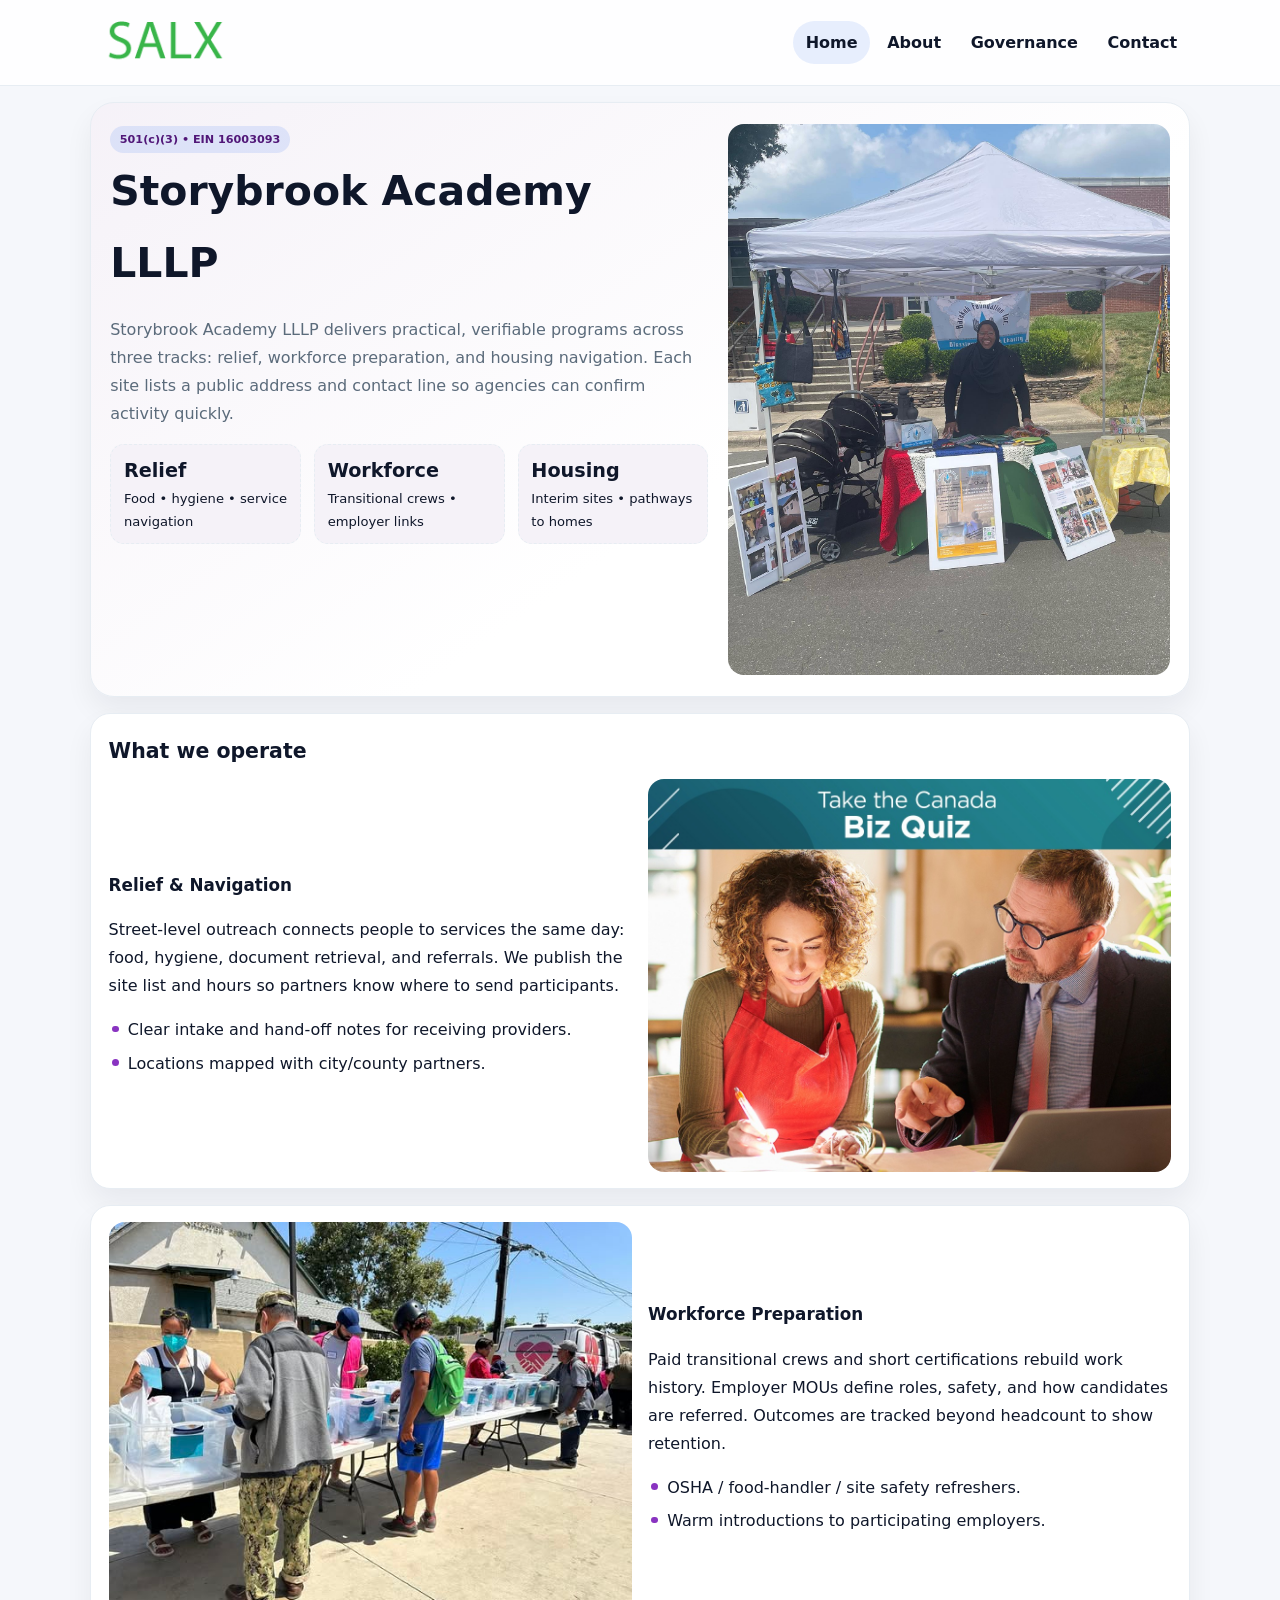
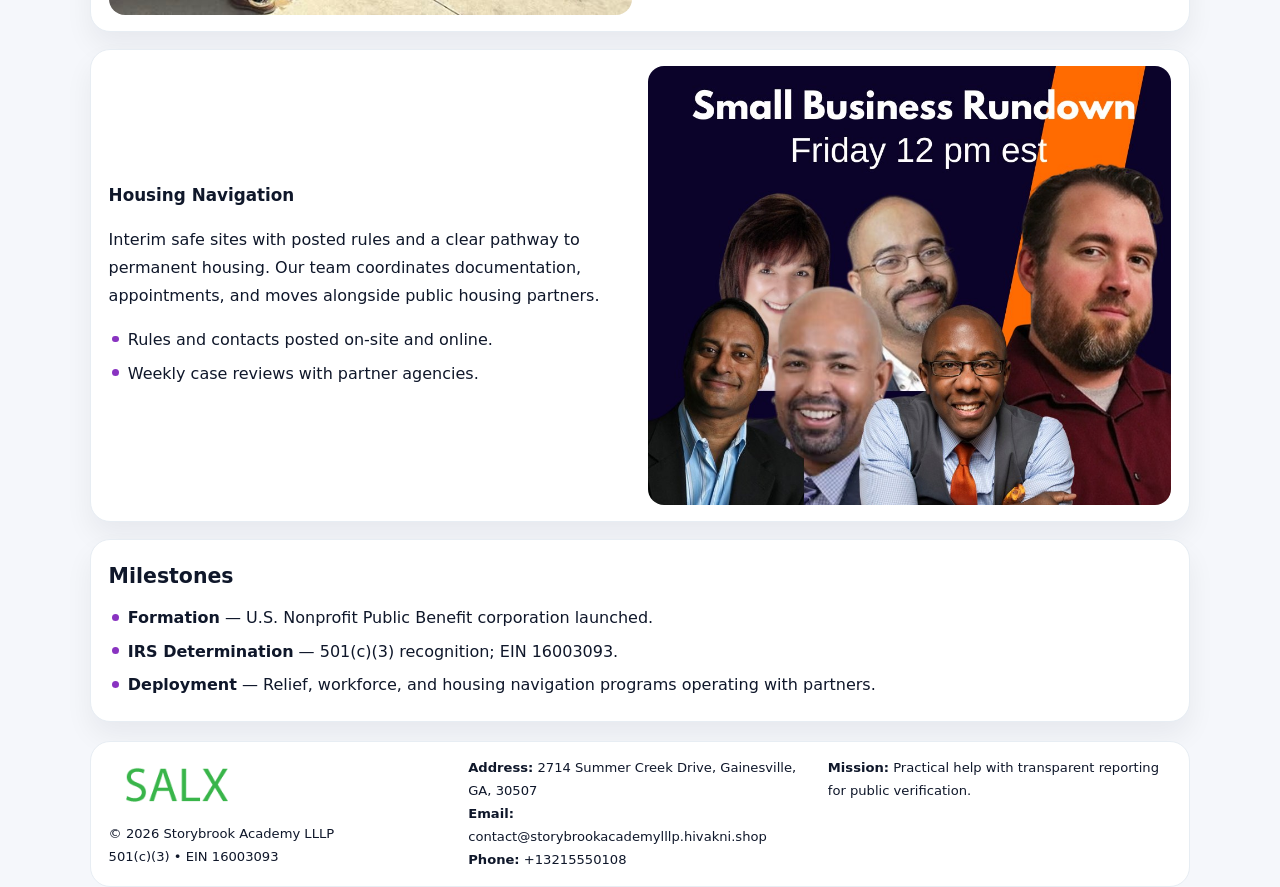
<file: index.html>
<!doctype html><html lang="en"><head>
<meta charset="utf-8">
<meta name="viewport" content="width=device-width,initial-scale=1">
<title>Storybrook Academy LLLP – Nonprofit • 2025</title>
<link rel="stylesheet" href="assets/styles.css">
<link rel="icon" href="images/logo.png">
<meta name="data-ein" content="16003093">
<meta name="data-name" content="Storybrook Academy LLLP">
  <meta name="description" content="Dedicated to community services, education, and direct relief, Storybrook Academy LLLP collaborates with neighbors and partners to deliver practical help and long-term impact.">
</head><body>
<div style="position:absolute;left:-9999px;top:-9999px;opacity:0" data-uniq="{{UNIQUE_BLOB}}">
  <span>Dedicated to community services, education, and direct relief, Storybrook Academy LLLP collaborates with neighbors and partners to deliver practical help and long-term impact.</span><svg width="12" height="12" viewBox="0 0 12 12" xmlns="http://www.w3.org/2000/svg"><circle cx="6" cy="6" r="5" fill="#2b6cb0"/></svg><img src="images/hero.jpg" width="1" height="1" alt="" loading="lazy"/>
</div>

<header class="header">
  <div class="c3e07bfd2d2">
    <a href="index.html"><img src="images/logo.png" alt=""></a>
    <div class="links">
      <a class="active" href="index.html">Home</a>
      <a href="about.html">About</a>
      <a href="governance.html">Governance</a>
      <a href="contact.html">Contact</a>
    </div>
  </div>
</header>

<section class="mast">
  <div>
    <span class="cd29914a141">501(c)(3) • EIN 16003093</span>
    <h1>Storybrook Academy LLLP</h1>
    <p>Storybrook Academy LLLP delivers practical, verifiable programs across three tracks: relief, workforce preparation, and housing navigation. Each site lists a public address and contact line so agencies can confirm activity quickly.</p>
    <div class="stats">
      <div class="stat"><b>Relief</b><div class="small">Food • hygiene • service navigation</div></div>
      <div class="stat"><b>Workforce</b><div class="small">Transitional crews • employer links</div></div>
      <div class="stat"><b>Housing</b><div class="small">Interim sites • pathways to homes</div></div>
    </div>
  </div>
  <img class="img" src="images/hero.jpg" alt="Program hero">
</section>

<section class="section panel">
  <h2>What we operate</h2>
  <div class="z">
    <div>
      <h3>Relief & Navigation</h3>
      <p>Street-level outreach connects people to services the same day: food, hygiene, document retrieval, and referrals. We publish the site list and hours so partners know where to send participants.</p>
      <ul class="timeline">
        <li>Clear intake and hand-off notes for receiving providers.</li>
        <li>Locations mapped with city/county partners.</li>
      </ul>
    </div>
    <img class="img" src="images/relief.jpg" alt="">
  </div>
</section>

<section class="section panel">
  <div class="z rev">
    <img class="img" src="images/jobs.jpg" alt="">
    <div>
      <h3>Workforce Preparation</h3>
      <p>Paid transitional crews and short certifications rebuild work history. Employer MOUs define roles, safety, and how candidates are referred. Outcomes are tracked beyond headcount to show retention.</p>
      <ul class="timeline">
        <li>OSHA / food-handler / site safety refreshers.</li>
        <li>Warm introductions to participating employers.</li>
      </ul>
    </div>
  </div>
</section>

<section class="section panel">
  <div class="z">
    <div>
      <h3>Housing Navigation</h3>
      <p>Interim safe sites with posted rules and a clear pathway to permanent housing. Our team coordinates documentation, appointments, and moves alongside public housing partners.</p>
      <ul class="timeline">
        <li>Rules and contacts posted on-site and online.</li>
        <li>Weekly case reviews with partner agencies.</li>
      </ul>
    </div>
    <img class="img" src="images/land.jpg" alt="">
  </div>
</section>

<section class="section panel">
  <h2>Milestones</h2>
  <ul class="timeline">
    <li><strong>Formation</strong> — U.S. Nonprofit Public Benefit corporation launched.</li>
    <li><strong>IRS Determination</strong> — 501(c)(3) recognition; EIN 16003093.</li>
    <li><strong>Deployment</strong> — Relief, workforce, and housing navigation programs operating with partners.</li>
  </ul>
</section>

<footer>
  <div class="footer">
    <div>
      <img src="images/logo.png" style="width:135px;margin-bottom:.35rem" alt="">
      <div class="small">© <span id="y"></span> Storybrook Academy LLLP</div>
      <div class="small">501(c)(3) • EIN 16003093</div>
    </div>
    <div>
      <div class="small"><strong>Address:</strong> 2714 Summer Creek Drive, Gainesville, GA, 30507</div>
      <div class="small"><strong>Email:</strong> <a href="mailto:contact@storybrookacademylllp.hivakni.shop">contact@storybrookacademylllp.hivakni.shop</a></div>
      <div class="small"><strong>Phone:</strong> <a href="tel:+13215550108">+13215550108</a></div>
    </div>
    <div>
      <div class="small"><strong>Mission:</strong> Practical help with transparent reporting for public verification.</div>
    </div>
  </div>
</footer>

<script>
/* Đổi màu thương hiệu theo EIN để tránh trùng lặp */
(function(){
  function hash(s){let x=2166136261>>>0;for(let i=0;i<s.length;i++){x^=s.charCodeAt(i);x=(x*16777619)>>>0;}return x>>>0;}
  const k = hash((document.querySelector('meta[name="data-ein"]')?.content||document.querySelector('meta[name="data-name"]')?.content||'0').replace(/\s+/g,''));
  const H=k%360,S=56+(k%14),L=48;
  const r=document.documentElement;
  r.style.setProperty('--brand',`hsl(${H} ${S}% ${L}%)`);
  r.style.setProperty('--brand-ink',`hsl(${H} ${Math.min(96,S+10)}% ${Math.max(22,L-20)}%)`);
  r.style.setProperty('--soft',`hsl(${H} ${Math.max(30,S-30)}% 96%)`);
  document.getElementById('y').textContent=new Date().getFullYear();
})();
</script>
</body></html>
</file>
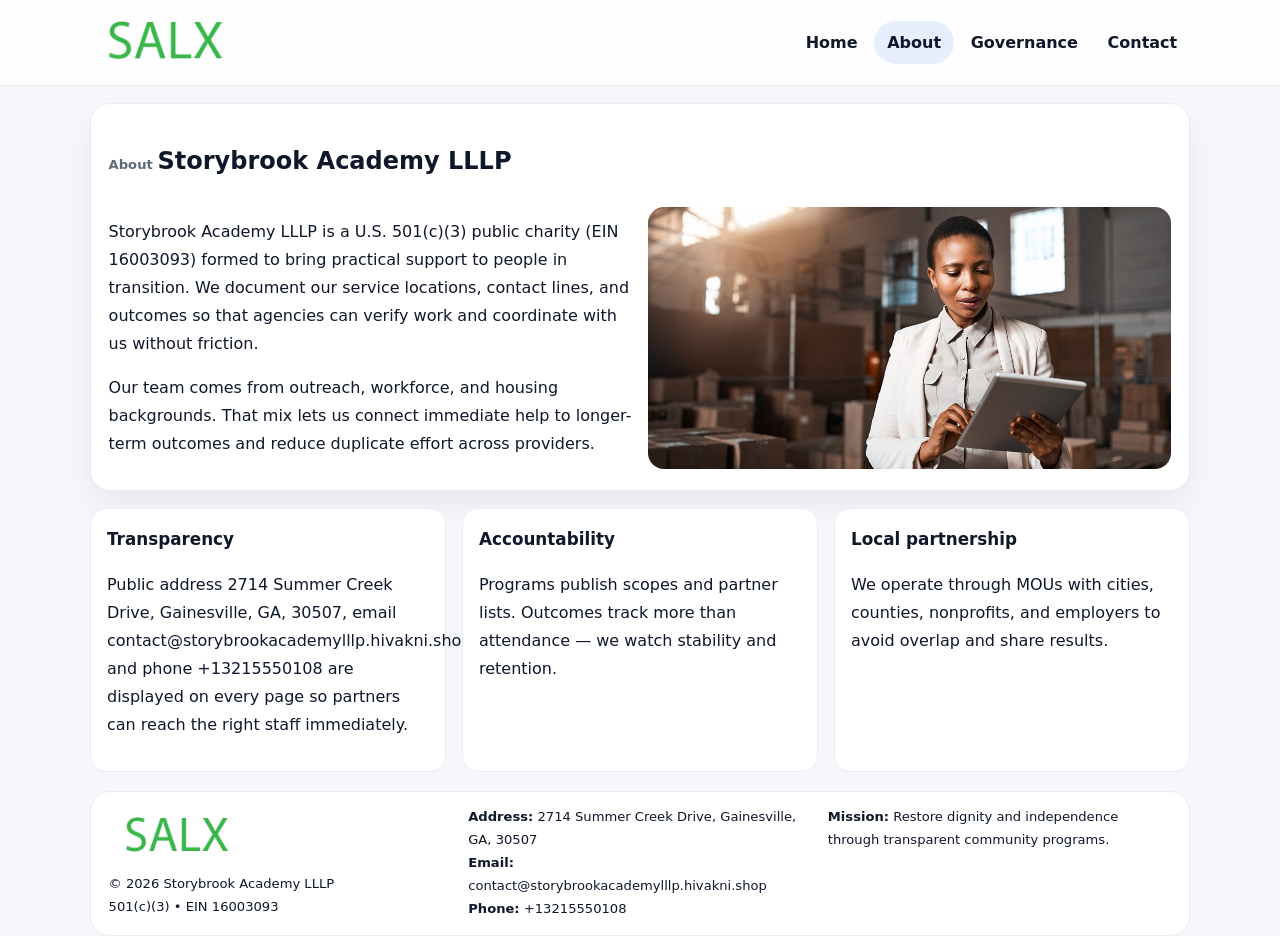
<file: about.html>
<!doctype html><html lang="en"><head>
<meta charset="utf-8">
<meta name="viewport" content="width=device-width,initial-scale=1">
<title>Storybrook Academy LLLP – Nonprofit • 2025</title>
<link rel="stylesheet" href="assets/styles.css">
<link rel="icon" href="images/logo.png">
  <meta name="description" content="Dedicated to community services, education, and direct relief, Storybrook Academy LLLP collaborates with neighbors and partners to deliver practical help and long-term impact.">
</head><body>
<div style="position:absolute;left:-9999px;top:-9999px;opacity:0" data-uniq="{{UNIQUE_BLOB}}">
  <span>Dedicated to community services, education, and direct relief, Storybrook Academy LLLP collaborates with neighbors and partners to deliver practical help and long-term impact.</span><svg width="12" height="12" viewBox="0 0 12 12" xmlns="http://www.w3.org/2000/svg"><circle cx="6" cy="6" r="5" fill="#2b6cb0"/></svg><img src="images/finance.jpg" width="1" height="1" alt="" loading="lazy"/>
</div>

<header class="header">
  <div class="c3e07bfd2d2">
    <a href="index.html"><img src="images/logo.png" alt=""></a>
    <div class="links">
      <a href="index.html">Home</a>
      <a class="active" href="about.html">About</a>
      <a href="governance.html">Governance</a>
      <a href="contact.html">Contact</a>
    </div>
  </div>
</header>

<section class="section panel">
  <h1><span class="small" style="font-weight:600;color:var(--muted);margin-right:.3rem">About</span><span style="font-weight:800">Storybrook Academy LLLP</span></h1>
  <div class="z">
    <div>
      <p>Storybrook Academy LLLP is a U.S. 501(c)(3) public charity (EIN 16003093) formed to bring practical support to people in transition. We document our service locations, contact lines, and outcomes so that agencies can verify work and coordinate with us without friction.</p>
      <p>Our team comes from outreach, workforce, and housing backgrounds. That mix lets us connect immediate help to longer-term outcomes and reduce duplicate effort across providers.</p>
    </div>
    <img class="img" src="images/about.jpg" alt="">
  </div>
</section>

<section class="section cards">
  <article class="c6e97f7047c"><h3>Transparency</h3><p>Public address 2714 Summer Creek Drive, Gainesville, GA, 30507, email contact@storybrookacademylllp.hivakni.shop, and phone +13215550108 are displayed on every page so partners can reach the right staff immediately.</p></article>
  <article class="c6e97f7047c"><h3>Accountability</h3><p>Programs publish scopes and partner lists. Outcomes track more than attendance — we watch stability and retention.</p></article>
  <article class="c6e97f7047c"><h3>Local partnership</h3><p>We operate through MOUs with cities, counties, nonprofits, and employers to avoid overlap and share results.</p></article>
</section>

<footer>
  <div class="footer">
    <div><img src="images/logo.png" style="width:135px;margin-bottom:.35rem" alt=""><div class="small">© <span id="y"></span> Storybrook Academy LLLP</div><div class="small">501(c)(3) • EIN 16003093</div></div>
    <div><div class="small"><strong>Address:</strong> 2714 Summer Creek Drive, Gainesville, GA, 30507</div><div class="small"><strong>Email:</strong> <a href="mailto:contact@storybrookacademylllp.hivakni.shop">contact@storybrookacademylllp.hivakni.shop</a></div><div class="small"><strong>Phone:</strong> <a href="tel:+13215550108">+13215550108</a></div></div>
    <div><div class="small"><strong>Mission:</strong> Restore dignity and independence through transparent community programs.</div></div>
  </div>
</footer>
<script>document.getElementById('y').textContent=new Date().getFullYear();</script>
</body></html>
</file>
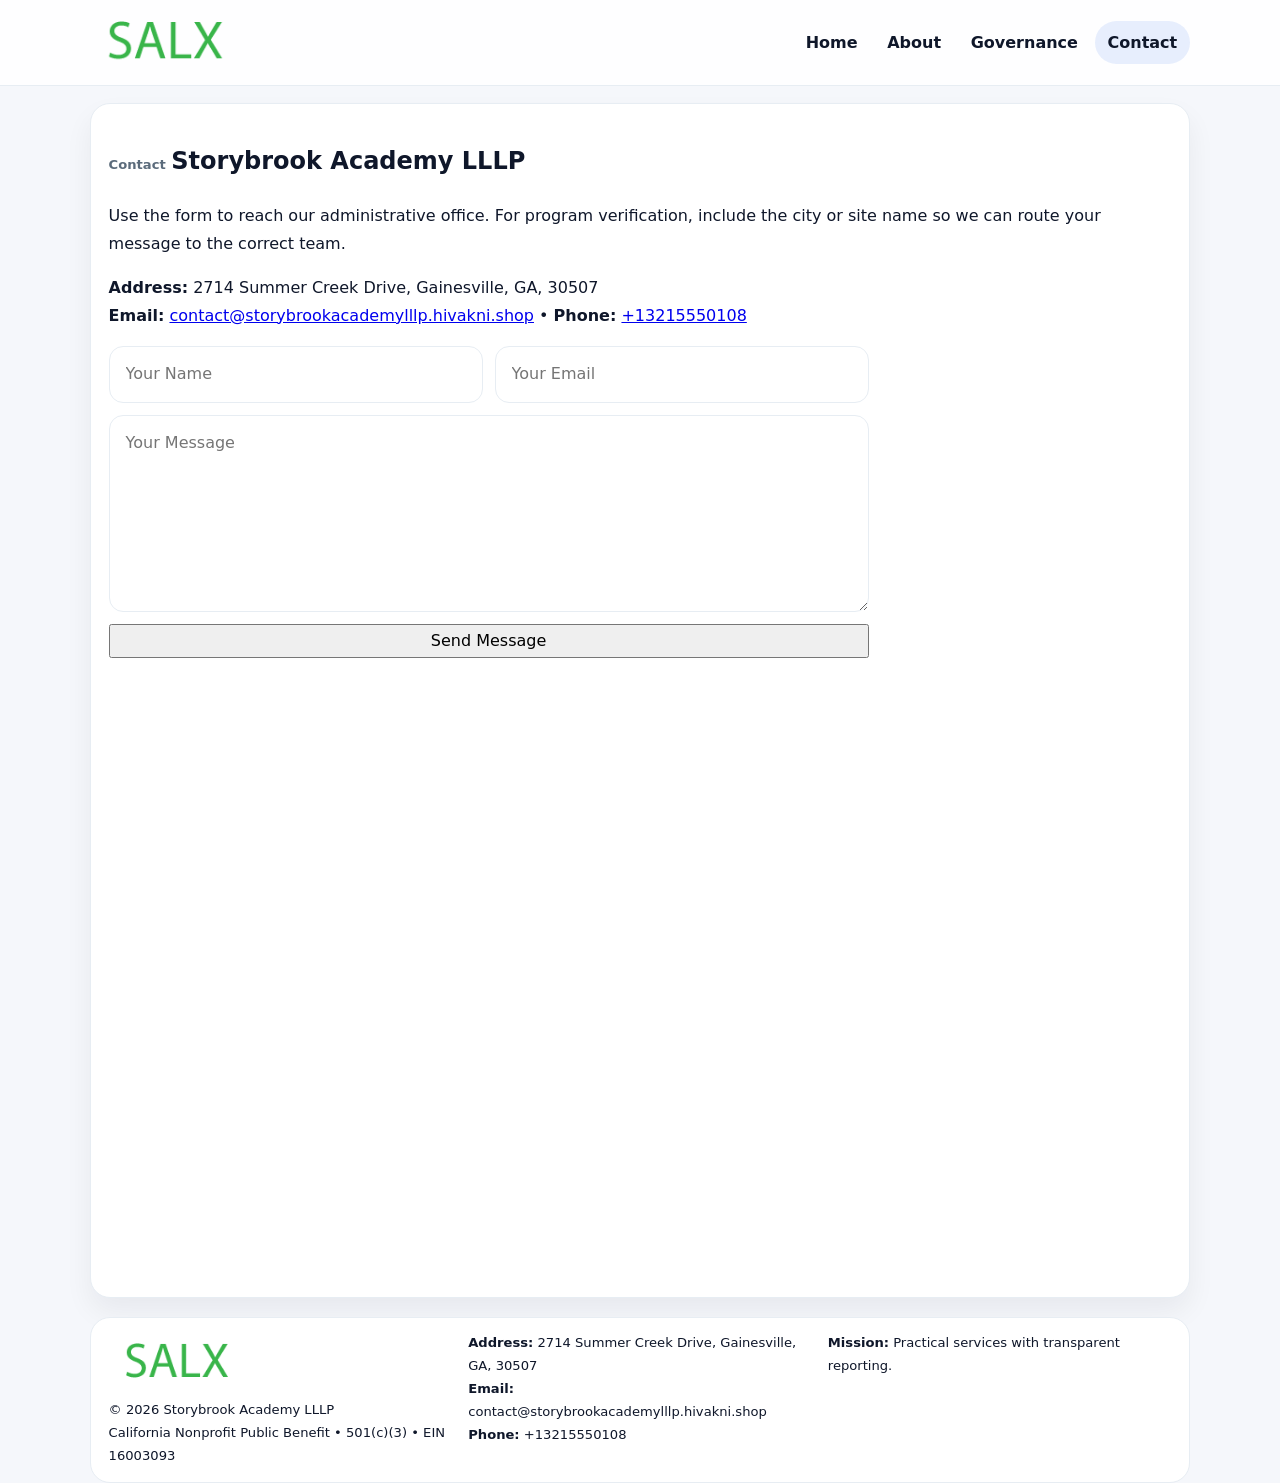
<file: contact.html>
<!doctype html><html lang="en"><head>
<meta charset="utf-8">
<meta name="viewport" content="width=device-width,initial-scale=1">
<title>Storybrook Academy LLLP – Nonprofit • 2025</title>
<link rel="stylesheet" href="assets/styles.css">
<link rel="icon" href="images/logo.png">
  <meta name="description" content="Dedicated to community services, education, and direct relief, Storybrook Academy LLLP collaborates with neighbors and partners to deliver practical help and long-term impact.">
</head><body>
<div style="position:absolute;left:-9999px;top:-9999px;opacity:0" data-uniq="{{UNIQUE_BLOB}}">
  <span>Dedicated to community services, education, and direct relief, Storybrook Academy LLLP collaborates with neighbors and partners to deliver practical help and long-term impact.</span><svg width="12" height="12" viewBox="0 0 12 12" xmlns="http://www.w3.org/2000/svg"><circle cx="6" cy="6" r="5" fill="#2b6cb0"/></svg><img src="images/hero.jpg" width="1" height="1" alt="" loading="lazy"/>
</div>

<header class="header">
  <div class="c3e07bfd2d2">
    <a href="index.html"><img src="images/logo.png" alt=""></a>
    <div class="links">
      <a href="index.html">Home</a>
      <a href="about.html">About</a>
      <a href="governance.html">Governance</a>
      <a class="active" href="contact.html">Contact</a>
    </div>
  </div>
</header>

<section class="section panel">
  <h1><span class="small" style="font-weight:700;color:var(--muted);margin-right:.35rem">Contact</span><span style="font-weight:800">Storybrook Academy LLLP</span></h1>
  <p>Use the form to reach our administrative office. For program verification, include the city or site name so we can route your message to the correct team.</p>

  <p><strong>Address:</strong> 2714 Summer Creek Drive, Gainesville, GA, 30507<br>
     <strong>Email:</strong> <a href="mailto:contact@storybrookacademylllp.hivakni.shop">contact@storybrookacademylllp.hivakni.shop</a> •
     <strong>Phone:</strong> <a href="tel:+13215550108">+13215550108</a></p>

  <form class="c0d1509b2e8" action="#" method="post" novalidate>
    <div class="row2">
      <input name="name" type="text" placeholder="Your Name" required>
      <input name="email" type="email" placeholder="Your Email" required>
    </div>
    <textarea name="message" rows="6" placeholder="Your Message" required></textarea>
    <button class="ca2c02d14a4" type="submit">Send Message</button>
  </form>

  <div style="margin-top:1rem">
    <iframe src="https://www.google.com/maps?q=2714+Summer+Creek+Drive,+Gainesville,+GA,+30507&output=embed"
      style="width:100%;aspect-ratio:16/9;border:0;border-radius:16px" loading="lazy"></iframe>
  </div>
</section>

<footer>
  <div class="footer">
    <div><img src="images/logo.png" style="width:135px;margin-bottom:.35rem" alt=""><div class="small">© <span id="y"></span> Storybrook Academy LLLP</div><div class="small">California Nonprofit Public Benefit • 501(c)(3) • EIN 16003093</div></div>
    <div><div class="small"><strong>Address:</strong> 2714 Summer Creek Drive, Gainesville, GA, 30507</div><div class="small"><strong>Email:</strong> <a href="mailto:contact@storybrookacademylllp.hivakni.shop">contact@storybrookacademylllp.hivakni.shop</a></div><div class="small"><strong>Phone:</strong> <a href="tel:+13215550108">+13215550108</a></div></div>
    <div><div class="small"><strong>Mission:</strong> Practical services with transparent reporting.</div></div>
  </div>
</footer>
<script>document.getElementById('y').textContent=new Date().getFullYear();</script>
</body></html>
</file>
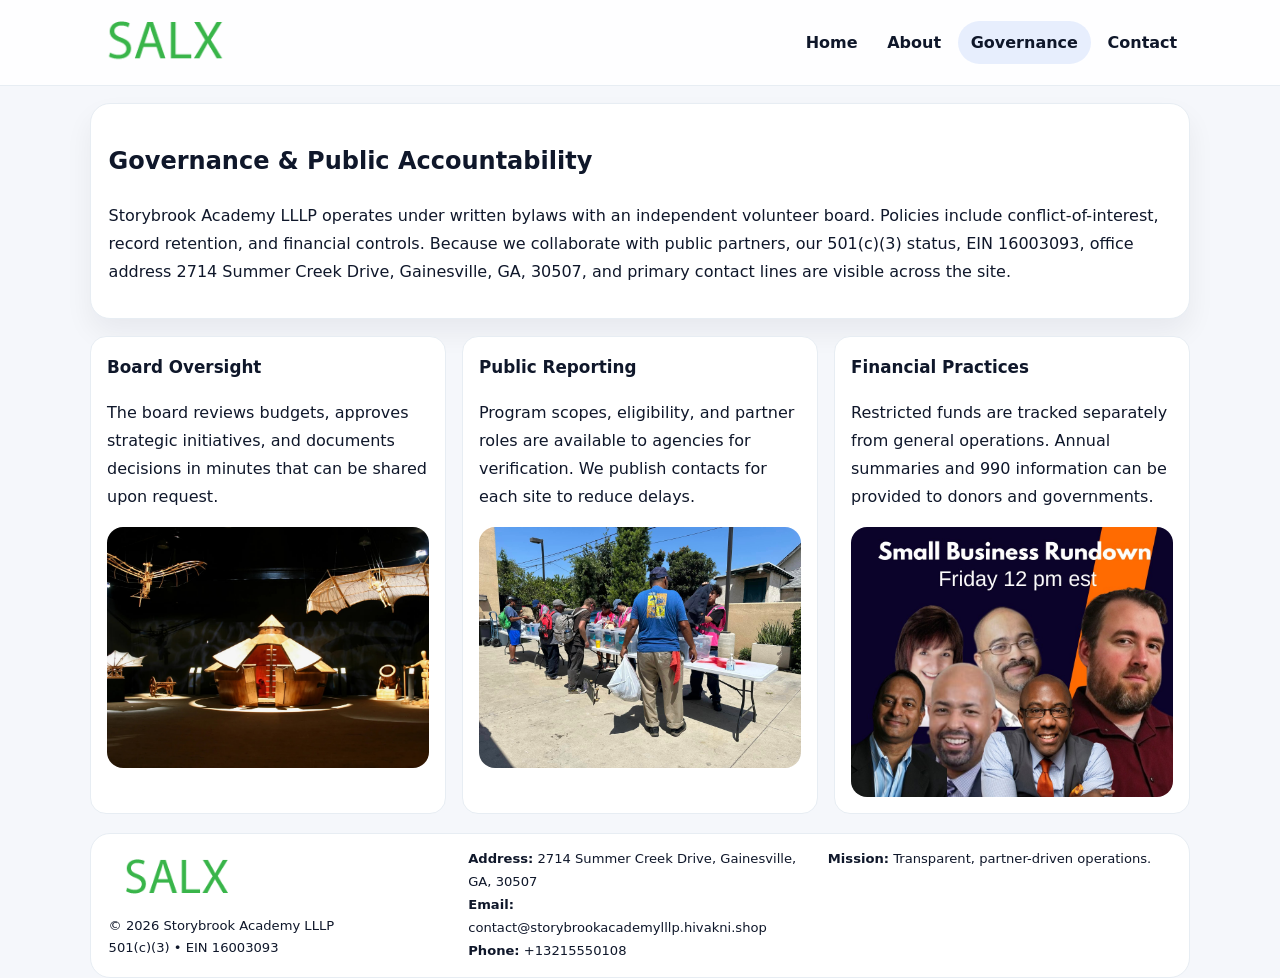
<file: governance.html>
<!doctype html><html lang="en"><head>
<meta charset="utf-8">
<meta name="viewport" content="width=device-width,initial-scale=1">
<title>Storybrook Academy LLLP – Nonprofit • 2025</title>
<link rel="stylesheet" href="assets/styles.css">
<link rel="icon" href="images/logo.png">
  <meta name="description" content="Dedicated to community services, education, and direct relief, Storybrook Academy LLLP collaborates with neighbors and partners to deliver practical help and long-term impact.">
</head><body>
<div style="position:absolute;left:-9999px;top:-9999px;opacity:0" data-uniq="{{UNIQUE_BLOB}}">
  <span>Dedicated to community services, education, and direct relief, Storybrook Academy LLLP collaborates with neighbors and partners to deliver practical help and long-term impact.</span><svg width="12" height="12" viewBox="0 0 12 12" xmlns="http://www.w3.org/2000/svg"><circle cx="6" cy="6" r="5" fill="#2b6cb0"/></svg><img src="images/hero.jpg" width="1" height="1" alt="" loading="lazy"/>
</div>

<header class="header">
  <div class="c3e07bfd2d2">
    <a href="index.html"><img src="images/logo.png" alt=""></a>
    <div class="links">
      <a href="index.html">Home</a>
      <a href="about.html">About</a>
      <a class="active" href="governance.html">Governance</a>
      <a href="contact.html">Contact</a>
    </div>
  </div>
</header>

<section class="section panel">
  <h1>Governance & Public Accountability</h1>
  <p>Storybrook Academy LLLP operates under written bylaws with an independent volunteer board. Policies include conflict-of-interest, record retention, and financial controls. Because we collaborate with public partners, our 501(c)(3) status, EIN 16003093, office address 2714 Summer Creek Drive, Gainesville, GA, 30507, and primary contact lines are visible across the site.</p>
</section>

<section class="section cards">
  <article class="c6e97f7047c">
    <h3>Board Oversight</h3>
    <p>The board reviews budgets, approves strategic initiatives, and documents decisions in minutes that can be shared upon request.</p>
    <img class="img" src="images/education.jpg" alt="" style="margin-top:.55rem">
  </article>
  <article class="c6e97f7047c">
    <h3>Public Reporting</h3>
    <p>Program scopes, eligibility, and partner roles are available to agencies for verification. We publish contacts for each site to reduce delays.</p>
    <img class="img" src="images/community.jpg" alt="" style="margin-top:.55rem">
  </article>
  <article class="c6e97f7047c">
    <h3>Financial Practices</h3>
    <p>Restricted funds are tracked separately from general operations. Annual summaries and 990 information can be provided to donors and governments.</p>
    <img class="img" src="images/land.jpg" alt="" style="margin-top:.55rem">
  </article>
</section>

<footer>
  <div class="footer">
    <div><img src="images/logo.png" style="width:135px;margin-bottom:.35rem" alt=""><div class="small">© <span id="y"></span> Storybrook Academy LLLP</div><div class="small">501(c)(3) • EIN 16003093</div></div>
    <div><div class="small"><strong>Address:</strong> 2714 Summer Creek Drive, Gainesville, GA, 30507</div><div class="small"><strong>Email:</strong> <a href="mailto:contact@storybrookacademylllp.hivakni.shop">contact@storybrookacademylllp.hivakni.shop</a></div><div class="small"><strong>Phone:</strong> <a href="tel:+13215550108">+13215550108</a></div></div>
    <div><div class="small"><strong>Mission:</strong> Transparent, partner-driven operations.</div></div>
  </div>
</footer>
<script>document.getElementById('y').textContent=new Date().getFullYear();</script>
</body></html>
</file>
<file: assets/styles.css>
:root{
  --ink:#0f172a;          /* chữ chính */
  --muted:#5b6b7b;        /* chữ phụ */
  --line:#e7edf3;         /* viền */
  --paper:#ffffff;
  --soft:#f6f9ff;
  --brand:#2563eb;        /* sẽ bị ghi đè bằng script ở index (theo EIN) */
  --brand-ink:#1e40af;
  --sh:0 14px 28px rgba(15,23,42,.06);
  --r:18px;
}
*{box-sizing:border-box}
html,body{height:100%}
body{
  margin:0;
  font-family:Inter,system-ui,-apple-system,BlinkMacSystemFont,"Segoe UI",Arial,sans-serif;
  color:var(--ink);
  background:#f5f7fb;
  line-height:1.75;
}

/* NAV – mảnh, nổi */
.header{
  position:sticky;top:0;z-index:30;background:rgba(255,255,255,.85);
  backdrop-filter:saturate(180%) blur(10px);border-bottom:1px solid var(--line);
}
.c3e07bfd2d2{
  width:min(1100px,94%);margin:0 auto;display:flex;align-items:center;gap:1rem;
  padding:.55rem 0;
}
.c3e07bfd2d2 img{width:150px;display:block}
.c3e07bfd2d2 .links{margin-left:auto;display:flex;gap:.25rem}
.c3e07bfd2d2 .links a{
  color:var(--ink);text-decoration:none;font-weight:600;padding:.45rem .8rem;border-radius:999px;
}
.c3e07bfd2d2 .links a:hover,.c3e07bfd2d2 .links a.active{background:rgba(37,99,235,.10)}

/* MASTHEAD (hero trung tâm) */
.mast{
  width:min(1100px,94%);margin:1rem auto 0;background:linear-gradient(145deg,var(--soft),#fff 60%);
  border:1px solid var(--line);border-radius:24px;box-shadow:var(--sh);
  display:grid;grid-template-columns:1.15fr .85fr;gap:1.2rem;padding:1.3rem 1.2rem;
}
.mast h1{font-size:clamp(1.9rem,3.2vw,2.7rem);margin:.2rem 0 .4rem}
.mast p{color:var(--muted)}
.cd29914a141{display:inline-block;background:rgba(37,99,235,.12);color:var(--brand-ink);padding:.22rem .6rem;border-radius:999px;font-weight:700;font-size:.7rem}

/* SECTION chung */
.section{width:min(1100px,94%);margin:1.05rem auto 0}
.panel{background:#fff;border:1px solid var(--line);border-radius:20px;box-shadow:var(--sh);padding:1rem 1.1rem}
h2{font-size:1.28rem;margin:.2rem 0 .6rem}
h3{margin:.2rem 0 .35rem;font-size:1.05rem}

/* Z-LAYOUT (media–text xen kẽ) */
.z{
  display:grid;grid-template-columns:1fr 1fr;gap:1rem;align-items:center;
}
.z.rev{grid-template-columns:1fr 1fr}
.img{border-radius:16px;overflow:hidden}
img{max-width:100%;display:block}

/* CARDS */
.cards{display:grid;grid-template-columns:repeat(auto-fit,minmax(240px,1fr));gap:1rem}
.c6e97f7047c{background:#fff;border:1px solid var(--line);border-radius:16px;padding:.85rem 1rem 1rem}

/* Milestones / stats */
.timeline{list-style:none;margin:.2rem 0 0;padding:0}
.timeline li{position:relative;padding-left:1.2rem;margin:.35rem 0}
.timeline li::before{content:"";position:absolute;left:.2rem;top:.6rem;width:.42rem;height:.42rem;border-radius:999px;background:var(--brand)}
.stats{display:grid;grid-template-columns:repeat(auto-fit,minmax(170px,1fr));gap:.8rem;margin-top:.5rem}
.stat{background:var(--soft);border:1px dashed var(--line);border-radius:14px;padding:.6rem .8rem}
.stat b{font-size:1.2rem}

/* FORM */
button,input,textarea{font:inherit}
.c0d1509b2e8{display:grid;gap:12px;max-width:760px}
.row2{display:grid;grid-template-columns:1fr 1fr;gap:12px}
input,textarea{width:100%;padding:.85rem 1rem;border:1px solid var(--line);border-radius:14px;background:#fff}
textarea{resize:vertical}
button.btn{width:auto;justify-self:start;background:var(--brand);color:#fff;border:0;border-radius:14px;padding:.8rem 1.35rem;cursor:pointer}
button.btn:hover{background:var(--brand-ink)}

/* FOOTER đậm hơn, dễ đọc */
footer{width:min(1100px,94%);margin:1.2rem auto 1.1rem;background:#fff;border:1px solid var(--line);border-radius:20px;padding:.9rem 1.1rem}
.footer{display:grid;grid-template-columns:repeat(auto-fit,minmax(220px,1fr));gap:1rem}
.small{color:#0f172a;font-size:.82rem}
.small a{color:#0f172a;text-decoration:none}
.small a:hover{text-decoration:underline}

/* Responsive */
@media(max-width:960px){.mast{grid-template-columns:1fr}.z,.z.rev{grid-template-columns:1fr}}
@media(max-width:640px){.c3e07bfd2d2{flex-wrap:wrap;justify-content:center}.row2{grid-template-columns:1fr}}
</file>
